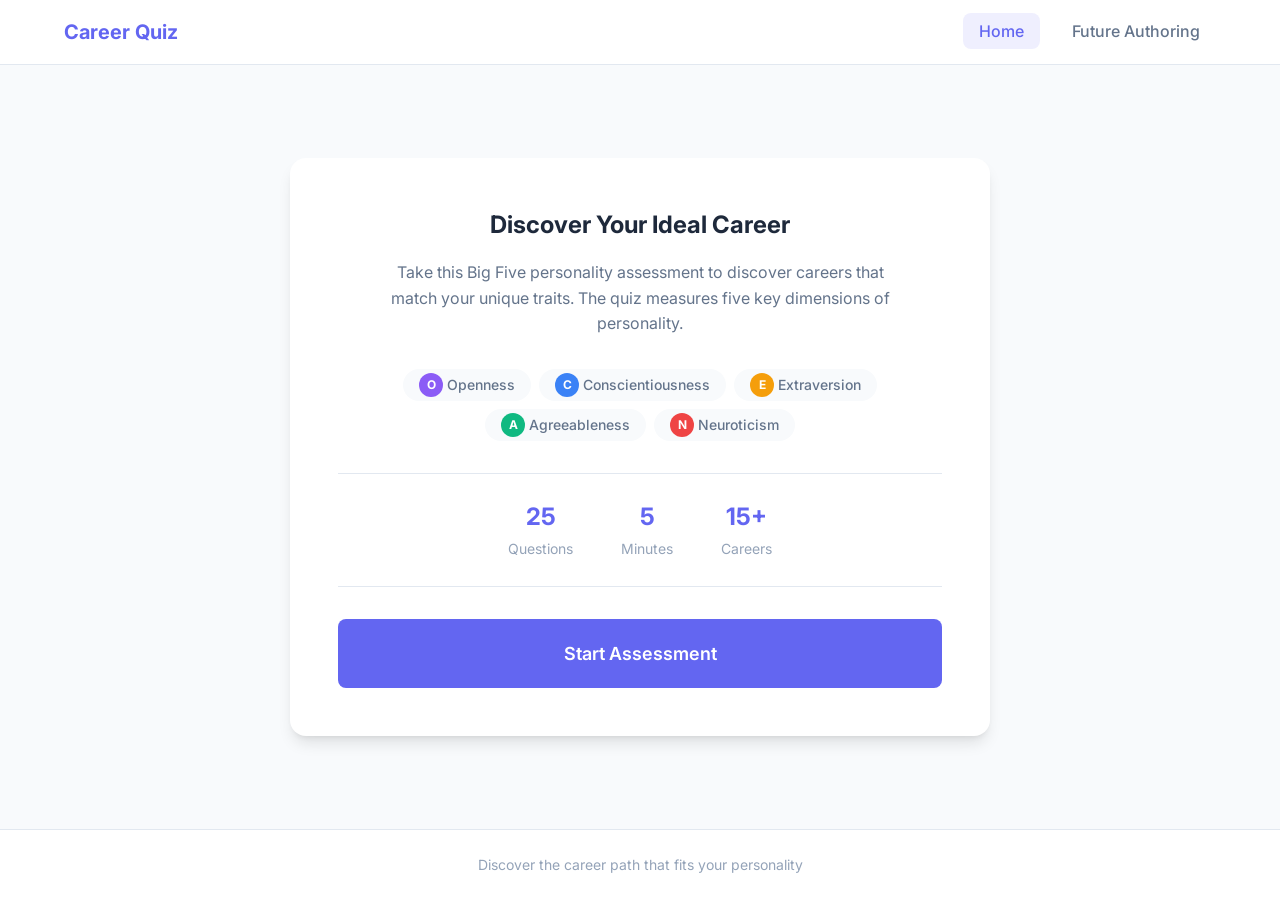
<file: index.html>
<!DOCTYPE html>
<html lang="en">
<head>
    <meta charset="UTF-8">
    <meta name="viewport" content="width=device-width, initial-scale=1.0">
    <title>Career Personality Quiz | Big Five Assessment</title>
    <link rel="stylesheet" href="styles.css">
    <link rel="preconnect" href="https://fonts.googleapis.com">
    <link rel="preconnect" href="https://fonts.gstatic.com" crossorigin>
    <link href="https://fonts.googleapis.com/css2?family=Inter:wght@400;500;600;700&display=swap" rel="stylesheet">
</head>
<body>
    <header class="header">
        <div class="header__container">
            <h1 class="header__title">Career Quiz</h1>
            <nav class="nav">
                <button class="nav__toggle" id="menuToggle" aria-label="Toggle menu">
                    <span class="nav__toggle-icon"></span>
                </button>
                <ul class="nav__menu" id="menu">
                    <li><a href="index.html" class="nav__link nav__link--active">Home</a></li>
                    <li><a href="future.html" class="nav__link">Future Authoring</a></li>
                </ul>
            </nav>
        </div>
    </header>

    <main class="main">
        <div class="quiz" id="quiz">
            <!-- Instruction Screen -->
            <section class="quiz__screen quiz__screen--active" id="instruction-screen">
                <div class="quiz__card">
                    <h2 class="quiz__title">Discover Your Ideal Career</h2>
                    <p class="quiz__description">
                        Take this Big Five personality assessment to discover careers that match your unique traits. 
                        The quiz measures five key dimensions of personality.
                    </p>
                    
                    <div class="traits-preview">
                        <div class="trait-badge">
                            <span class="trait-badge__icon">O</span>
                            <span class="trait-badge__label">Openness</span>
                        </div>
                        <div class="trait-badge">
                            <span class="trait-badge__icon">C</span>
                            <span class="trait-badge__label">Conscientiousness</span>
                        </div>
                        <div class="trait-badge">
                            <span class="trait-badge__icon">E</span>
                            <span class="trait-badge__label">Extraversion</span>
                        </div>
                        <div class="trait-badge">
                            <span class="trait-badge__icon">A</span>
                            <span class="trait-badge__label">Agreeableness</span>
                        </div>
                        <div class="trait-badge">
                            <span class="trait-badge__icon">N</span>
                            <span class="trait-badge__label">Neuroticism</span>
                        </div>
                    </div>

                    <div class="quiz__info">
                        <div class="quiz__info-item">
                            <span class="quiz__info-number">25</span>
                            <span class="quiz__info-label">Questions</span>
                        </div>
                        <div class="quiz__info-item">
                            <span class="quiz__info-number">5</span>
                            <span class="quiz__info-label">Minutes</span>
                        </div>
                        <div class="quiz__info-item">
                            <span class="quiz__info-number">15+</span>
                            <span class="quiz__info-label">Careers</span>
                        </div>
                    </div>

                    <button class="btn btn--primary btn--large" id="start-btn">
                        Start Assessment
                    </button>
                </div>
            </section>

            <!-- Quiz Screen -->
            <section class="quiz__screen" id="quiz-screen">
                <div class="quiz__card quiz__card--quiz">
                    <button class="btn btn--ghost btn--restart" id="restart-btn" aria-label="Restart quiz">
                        <svg width="20" height="20" viewBox="0 0 24 24" fill="none" stroke="currentColor" stroke-width="2">
                            <path d="M3 12a9 9 0 1 0 9-9 9.75 9.75 0 0 0-6.74 2.74L3 8"/>
                            <path d="M3 3v5h5"/>
                        </svg>
                        Restart
                    </button>

                    <div class="progress">
                        <div class="progress__bar">
                            <div class="progress__fill" id="progress-fill"></div>
                        </div>
                        <span class="progress__text" id="progress-text">0 / 25</span>
                    </div>

                    <div class="question" id="question-container">
                        <p class="question__trait" id="question-trait">Extraversion</p>
                        <h3 class="question__text" id="question-text">Loading question...</h3>
                    </div>

                    <div class="answers" id="answer-buttons">
                        <button class="answer-btn" data-value="1">
                            <span class="answer-btn__value">1</span>
                            <span class="answer-btn__label">Strongly Disagree</span>
                        </button>
                        <button class="answer-btn" data-value="2">
                            <span class="answer-btn__value">2</span>
                            <span class="answer-btn__label">Disagree</span>
                        </button>
                        <button class="answer-btn" data-value="3">
                            <span class="answer-btn__value">3</span>
                            <span class="answer-btn__label">Neutral</span>
                        </button>
                        <button class="answer-btn" data-value="4">
                            <span class="answer-btn__value">4</span>
                            <span class="answer-btn__label">Agree</span>
                        </button>
                        <button class="answer-btn" data-value="5">
                            <span class="answer-btn__value">5</span>
                            <span class="answer-btn__label">Strongly Agree</span>
                        </button>
                    </div>

                    <button class="btn btn--primary" id="next-btn" disabled>
                        Next Question
                    </button>
                </div>
            </section>

            <!-- Results Screen -->
            <section class="quiz__screen" id="result-screen">
                <div class="quiz__card quiz__card--results">
                    <h2 class="quiz__title">Your Personality Profile</h2>
                    
                    <div class="results-traits" id="traits-chart">
                        <!-- Trait bars will be inserted here -->
                    </div>

                    <h3 class="results__subtitle">Recommended Careers</h3>
                    <div class="results-careers" id="careers-list">
                        <!-- Career cards will be inserted here -->
                    </div>

                    <button class="btn btn--primary" id="restart-quiz-btn">
                        Take Quiz Again
                    </button>
                </div>
            </section>
        </div>
    </main>

    <footer class="footer">
        <p>Discover the career path that fits your personality</p>
    </footer>

    <script src="script.js"></script>
</body>
</html>
</file>
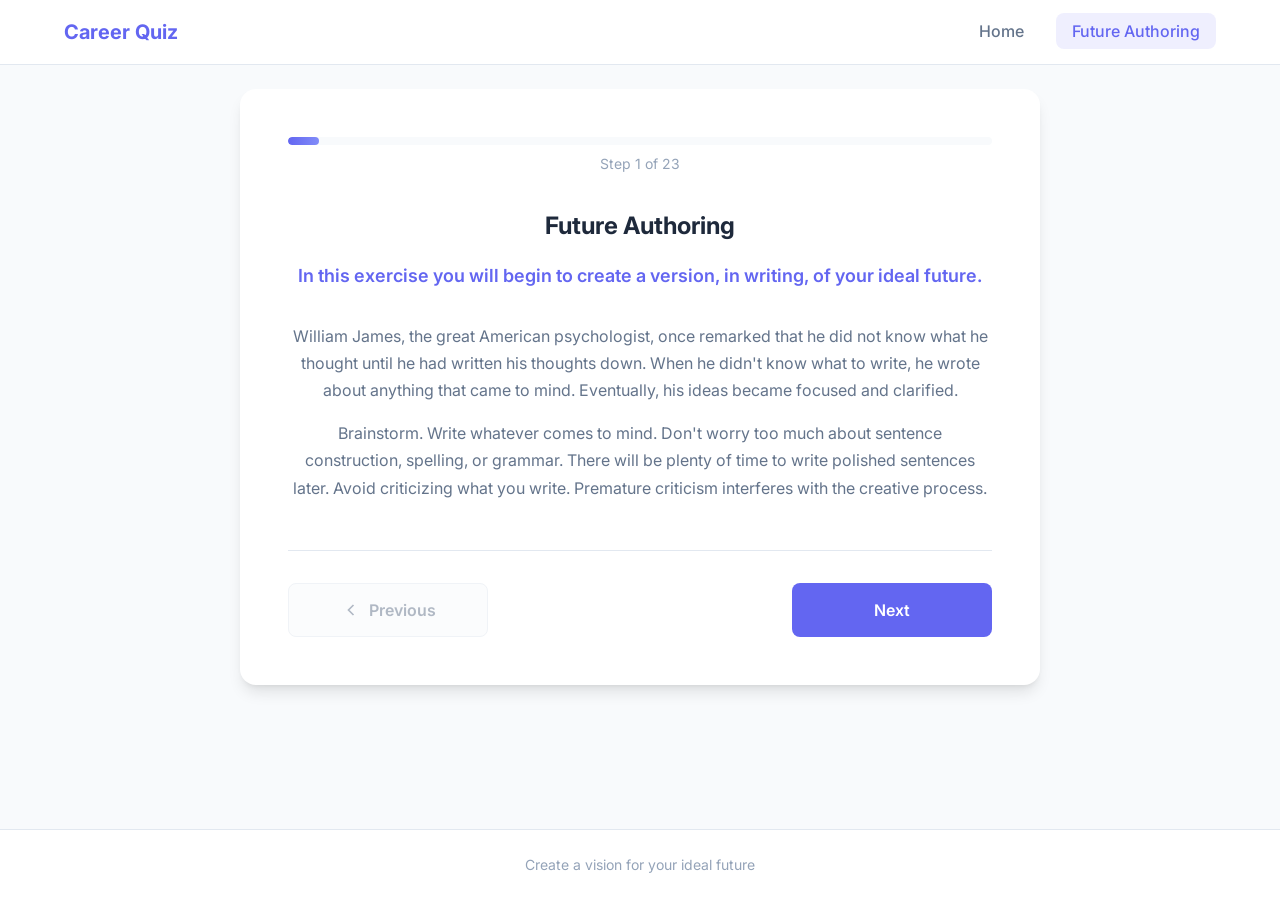
<file: future.html>
<!DOCTYPE html>
<html lang="en">
<head>
    <meta charset="UTF-8">
    <meta name="viewport" content="width=device-width, initial-scale=1.0">
    <title>Future Authoring | Career Quiz</title>
    <link rel="stylesheet" href="styles.css">
    <link rel="preconnect" href="https://fonts.googleapis.com">
    <link rel="preconnect" href="https://fonts.gstatic.com" crossorigin>
    <link href="https://fonts.googleapis.com/css2?family=Inter:wght@400;500;600;700&display=swap" rel="stylesheet">
</head>
<body>
    <header class="header">
        <div class="header__container">
            <h1 class="header__title">Career Quiz</h1>
            <nav class="nav">
                <button class="nav__toggle" id="menuToggle" aria-label="Toggle menu">
                    <span class="nav__toggle-icon"></span>
                </button>
                <ul class="nav__menu" id="menu">
                    <li><a href="index.html" class="nav__link">Home</a></li>
                    <li><a href="future.html" class="nav__link nav__link--active">Future Authoring</a></li>
                </ul>
            </nav>
        </div>
    </header>

    <main class="main main--future">
        <div class="future" id="future">
            <div class="future__card">
                <!-- Progress Bar -->
                <div class="progress">
                    <div class="progress__bar">
                        <div class="progress__fill" id="progress-fill"></div>
                    </div>
                    <span class="progress__text" id="progress-text">Step 1 of 22</span>
                </div>

                <!-- Dynamic Content Container -->
                <div id="content-container" class="future__content">
                    <!-- Content will be rendered here by JavaScript -->
                </div>

                <!-- Navigation Buttons -->
                <div class="future__nav">
                    <button class="btn btn--secondary" id="prev-btn" disabled>
                        <svg width="20" height="20" viewBox="0 0 24 24" fill="none" stroke="currentColor" stroke-width="2">
                            <polyline points="15 18 9 12 15 6"></polyline>
                        </svg>
                        Previous
                    </button>
                    <button class="btn btn--primary" id="next-btn">
                        Next
                        <svg width="20" height="20" viewBox="0 0 24 24" fill="none" stroke="currentColor" stroke-width="2">
                            <polyline points="9 18 15 12 9 6"></polyline>
                        </svg>
                    </button>
                </div>
            </div>
        </div>
    </main>

    <footer class="footer">
        <p>Create a vision for your ideal future</p>
    </footer>

    <script src="future-authoring.js"></script>
</body>
</html>
</file>
<file: styles.css>
/* ============================================
   CSS Variables & Reset
   ============================================ */
:root {
    /* Colors */
    --color-primary: #6366f1;
    --color-primary-dark: #4f46e5;
    --color-primary-light: #818cf8;
    --color-secondary: #10b981;
    --color-secondary-dark: #059669;
    
    /* Trait Colors */
    --color-openness: #8b5cf6;
    --color-conscientiousness: #3b82f6;
    --color-extraversion: #f59e0b;
    --color-agreeableness: #10b981;
    --color-neuroticism: #ef4444;
    
    /* Neutrals */
    --color-bg: #f8fafc;
    --color-surface: #ffffff;
    --color-border: #e2e8f0;
    --color-text: #1e293b;
    --color-text-secondary: #64748b;
    --color-text-muted: #94a3b8;
    
    /* Spacing */
    --space-xs: 0.25rem;
    --space-sm: 0.5rem;
    --space-md: 1rem;
    --space-lg: 1.5rem;
    --space-xl: 2rem;
    --space-2xl: 3rem;
    
    /* Border Radius */
    --radius-sm: 0.375rem;
    --radius-md: 0.5rem;
    --radius-lg: 0.75rem;
    --radius-xl: 1rem;
    --radius-full: 9999px;
    
    /* Shadows */
    --shadow-sm: 0 1px 2px 0 rgb(0 0 0 / 0.05);
    --shadow-md: 0 4px 6px -1px rgb(0 0 0 / 0.1), 0 2px 4px -2px rgb(0 0 0 / 0.1);
    --shadow-lg: 0 10px 15px -3px rgb(0 0 0 / 0.1), 0 4px 6px -4px rgb(0 0 0 / 0.1);
    --shadow-xl: 0 20px 25px -5px rgb(0 0 0 / 0.1), 0 8px 10px -6px rgb(0 0 0 / 0.1);
    
    /* Typography */
    --font-family: 'Inter', -apple-system, BlinkMacSystemFont, 'Segoe UI', Roboto, sans-serif;
    --font-size-xs: 0.75rem;
    --font-size-sm: 0.875rem;
    --font-size-base: 1rem;
    --font-size-lg: 1.125rem;
    --font-size-xl: 1.25rem;
    --font-size-2xl: 1.5rem;
    --font-size-3xl: 2rem;
    
    /* Transitions */
    --transition-fast: 150ms ease;
    --transition-base: 200ms ease;
    --transition-slow: 300ms ease;
}

/* Reset */
*, *::before, *::after {
    box-sizing: border-box;
    margin: 0;
    padding: 0;
}

html {
    font-size: 16px;
    -webkit-font-smoothing: antialiased;
    -moz-osx-font-smoothing: grayscale;
}

body {
    font-family: var(--font-family);
    background-color: var(--color-bg);
    color: var(--color-text);
    line-height: 1.6;
    min-height: 100vh;
    display: flex;
    flex-direction: column;
}

/* ============================================
   Header & Navigation
   ============================================ */
.header {
    background: var(--color-surface);
    border-bottom: 1px solid var(--color-border);
    position: sticky;
    top: 0;
    z-index: 100;
}

.header__container {
    max-width: 1200px;
    margin: 0 auto;
    padding: var(--space-md) var(--space-lg);
    display: flex;
    justify-content: space-between;
    align-items: center;
}

.header__title {
    font-size: var(--font-size-xl);
    font-weight: 700;
    color: var(--color-primary);
}

.nav {
    position: relative;
}

.nav__toggle {
    display: none;
    background: none;
    border: none;
    padding: var(--space-sm);
    cursor: pointer;
}

.nav__toggle-icon {
    display: block;
    width: 24px;
    height: 2px;
    background: var(--color-text);
    position: relative;
}

.nav__toggle-icon::before,
.nav__toggle-icon::after {
    content: '';
    position: absolute;
    width: 24px;
    height: 2px;
    background: var(--color-text);
    left: 0;
}

.nav__toggle-icon::before { top: -7px; }
.nav__toggle-icon::after { bottom: -7px; }

.nav__menu {
    display: flex;
    gap: var(--space-md);
    list-style: none;
}

.nav__link {
    color: var(--color-text-secondary);
    text-decoration: none;
    font-weight: 500;
    padding: var(--space-sm) var(--space-md);
    border-radius: var(--radius-md);
    transition: all var(--transition-fast);
}

.nav__link:hover {
    color: var(--color-primary);
    background: rgba(99, 102, 241, 0.1);
}

.nav__link--active {
    color: var(--color-primary);
    background: rgba(99, 102, 241, 0.1);
}

/* Mobile Navigation */
@media (max-width: 640px) {
    .nav__toggle {
        display: block;
    }
    
    .nav__menu {
        display: none;
        position: absolute;
        top: 100%;
        right: 0;
        background: var(--color-surface);
        border: 1px solid var(--color-border);
        border-radius: var(--radius-md);
        box-shadow: var(--shadow-lg);
        flex-direction: column;
        padding: var(--space-sm);
        min-width: 180px;
        margin-top: var(--space-sm);
    }
    
    .nav__menu.show {
        display: flex;
    }
}

/* ============================================
   Main Content
   ============================================ */
.main {
    flex: 1;
    display: flex;
    align-items: center;
    justify-content: center;
    padding: var(--space-xl) var(--space-lg);
}

/* ============================================
   Quiz Container
   ============================================ */
.quiz {
    width: 100%;
    max-width: 700px;
}

.quiz__screen {
    display: none;
}

.quiz__screen--active {
    display: block;
    animation: fadeIn var(--transition-slow);
}

@keyframes fadeIn {
    from { opacity: 0; transform: translateY(10px); }
    to { opacity: 1; transform: translateY(0); }
}

.quiz__card {
    background: var(--color-surface);
    border-radius: var(--radius-xl);
    box-shadow: var(--shadow-lg);
    padding: var(--space-2xl);
    position: relative;
}

.quiz__card--quiz {
    padding-top: var(--space-xl);
}

.quiz__card--results {
    max-width: 800px;
}

.quiz__title {
    font-size: var(--font-size-2xl);
    font-weight: 700;
    text-align: center;
    margin-bottom: var(--space-md);
    color: var(--color-text);
}

.quiz__description {
    text-align: center;
    color: var(--color-text-secondary);
    margin-bottom: var(--space-xl);
    max-width: 500px;
    margin-left: auto;
    margin-right: auto;
}

/* Traits Preview */
.traits-preview {
    display: flex;
    flex-wrap: wrap;
    justify-content: center;
    gap: var(--space-sm);
    margin-bottom: var(--space-xl);
}

.trait-badge {
    display: flex;
    align-items: center;
    gap: var(--space-xs);
    padding: var(--space-xs) var(--space-md);
    background: var(--color-bg);
    border-radius: var(--radius-full);
    font-size: var(--font-size-sm);
}

.trait-badge__icon {
    width: 24px;
    height: 24px;
    border-radius: 50%;
    display: flex;
    align-items: center;
    justify-content: center;
    font-weight: 700;
    font-size: var(--font-size-xs);
    color: white;
}

.trait-badge:nth-child(1) .trait-badge__icon { background: var(--color-openness); }
.trait-badge:nth-child(2) .trait-badge__icon { background: var(--color-conscientiousness); }
.trait-badge:nth-child(3) .trait-badge__icon { background: var(--color-extraversion); }
.trait-badge:nth-child(4) .trait-badge__icon { background: var(--color-agreeableness); }
.trait-badge:nth-child(5) .trait-badge__icon { background: var(--color-neuroticism); }

.trait-badge__label {
    color: var(--color-text-secondary);
    font-weight: 500;
}

/* Quiz Info */
.quiz__info {
    display: flex;
    justify-content: center;
    gap: var(--space-2xl);
    margin-bottom: var(--space-xl);
    padding: var(--space-lg) 0;
    border-top: 1px solid var(--color-border);
    border-bottom: 1px solid var(--color-border);
}

.quiz__info-item {
    text-align: center;
}

.quiz__info-number {
    display: block;
    font-size: var(--font-size-2xl);
    font-weight: 700;
    color: var(--color-primary);
}

.quiz__info-label {
    font-size: var(--font-size-sm);
    color: var(--color-text-muted);
}

/* ============================================
   Buttons
   ============================================ */
.btn {
    display: inline-flex;
    align-items: center;
    justify-content: center;
    gap: var(--space-sm);
    padding: var(--space-md) var(--space-xl);
    border: none;
    border-radius: var(--radius-md);
    font-family: var(--font-family);
    font-size: var(--font-size-base);
    font-weight: 600;
    cursor: pointer;
    transition: all var(--transition-fast);
}

.btn--primary {
    background: var(--color-primary);
    color: white;
    width: 100%;
}

.btn--primary:hover:not(:disabled) {
    background: var(--color-primary-dark);
    transform: translateY(-1px);
    box-shadow: var(--shadow-md);
}

.btn--primary:disabled {
    opacity: 0.5;
    cursor: not-allowed;
}

.btn--large {
    padding: var(--space-lg) var(--space-2xl);
    font-size: var(--font-size-lg);
}

.btn--ghost {
    background: transparent;
    color: var(--color-text-muted);
    padding: var(--space-sm) var(--space-md);
}

.btn--ghost:hover {
    color: var(--color-text);
    background: var(--color-bg);
}

.btn--restart {
    position: absolute;
    top: var(--space-md);
    right: var(--space-md);
}

/* ============================================
   Progress Bar
   ============================================ */
.progress {
    margin-bottom: var(--space-xl);
}

.progress__bar {
    height: 8px;
    background: var(--color-bg);
    border-radius: var(--radius-full);
    overflow: hidden;
    margin-bottom: var(--space-sm);
}

.progress__fill {
    height: 100%;
    background: linear-gradient(90deg, var(--color-primary), var(--color-primary-light));
    border-radius: var(--radius-full);
    transition: width var(--transition-slow);
    width: 0%;
}

.progress__text {
    font-size: var(--font-size-sm);
    color: var(--color-text-muted);
    text-align: center;
    display: block;
}

/* ============================================
   Question
   ============================================ */
.question {
    text-align: center;
    margin-bottom: var(--space-xl);
}

.question__trait {
    display: inline-block;
    padding: var(--space-xs) var(--space-md);
    background: var(--color-bg);
    border-radius: var(--radius-full);
    font-size: var(--font-size-xs);
    font-weight: 600;
    text-transform: uppercase;
    letter-spacing: 0.05em;
    color: var(--color-text-muted);
    margin-bottom: var(--space-md);
}

.question__text {
    font-size: var(--font-size-xl);
    font-weight: 600;
    color: var(--color-text);
    line-height: 1.4;
}

/* ============================================
   Answer Buttons
   ============================================ */
.answers {
    display: grid;
    grid-template-columns: repeat(5, 1fr);
    gap: var(--space-sm);
    margin-bottom: var(--space-xl);
}

.answer-btn {
    display: flex;
    flex-direction: column;
    align-items: center;
    gap: var(--space-xs);
    padding: var(--space-md) var(--space-sm);
    background: var(--color-bg);
    border: 2px solid transparent;
    border-radius: var(--radius-lg);
    cursor: pointer;
    transition: all var(--transition-fast);
}

.answer-btn:hover {
    border-color: var(--color-primary-light);
    transform: translateY(-2px);
}

.answer-btn--selected {
    background: rgba(99, 102, 241, 0.1);
    border-color: var(--color-primary);
}

.answer-btn__value {
    font-size: var(--font-size-xl);
    font-weight: 700;
    color: var(--color-primary);
}

.answer-btn__label {
    font-size: var(--font-size-xs);
    color: var(--color-text-muted);
    text-align: center;
    line-height: 1.2;
}

@media (max-width: 640px) {
    .answers {
        grid-template-columns: repeat(5, 1fr);
        gap: var(--space-xs);
    }
    
    .answer-btn {
        padding: var(--space-sm) var(--space-xs);
    }
    
    .answer-btn__label {
        display: none;
    }
    
    .answer-btn__value {
        font-size: var(--font-size-lg);
    }
}

/* ============================================
   Results
   ============================================ */
.results-traits {
    display: flex;
    flex-direction: column;
    gap: var(--space-md);
    margin-bottom: var(--space-2xl);
}

.trait-bar {
    display: flex;
    align-items: center;
    gap: var(--space-md);
}

.trait-bar__label {
    width: 140px;
    font-size: var(--font-size-sm);
    font-weight: 600;
    color: var(--color-text);
    flex-shrink: 0;
}

.trait-bar__track {
    flex: 1;
    height: 12px;
    background: var(--color-bg);
    border-radius: var(--radius-full);
    overflow: hidden;
}

.trait-bar__fill {
    height: 100%;
    border-radius: var(--radius-full);
    transition: width 0.8s ease;
}

.trait-bar--openness .trait-bar__fill { background: var(--color-openness); }
.trait-bar--conscientiousness .trait-bar__fill { background: var(--color-conscientiousness); }
.trait-bar--extraversion .trait-bar__fill { background: var(--color-extraversion); }
.trait-bar--agreeableness .trait-bar__fill { background: var(--color-agreeableness); }
.trait-bar--neuroticism .trait-bar__fill { background: var(--color-neuroticism); }

.trait-bar__value {
    width: 50px;
    font-size: var(--font-size-sm);
    font-weight: 600;
    color: var(--color-text-secondary);
    text-align: right;
}

.results__subtitle {
    font-size: var(--font-size-xl);
    font-weight: 700;
    text-align: center;
    margin-bottom: var(--space-lg);
    color: var(--color-text);
}

/* Career Cards */
.results-careers {
    display: grid;
    gap: var(--space-md);
    margin-bottom: var(--space-xl);
}

.career-card {
    display: flex;
    align-items: center;
    gap: var(--space-lg);
    padding: var(--space-lg);
    background: var(--color-bg);
    border-radius: var(--radius-lg);
    border: 1px solid var(--color-border);
}

.career-card__rank {
    width: 40px;
    height: 40px;
    background: var(--color-primary);
    color: white;
    border-radius: 50%;
    display: flex;
    align-items: center;
    justify-content: center;
    font-weight: 700;
    font-size: var(--font-size-lg);
    flex-shrink: 0;
}

.career-card__rank--1 { background: linear-gradient(135deg, #fbbf24, #f59e0b); }
.career-card__rank--2 { background: linear-gradient(135deg, #9ca3af, #6b7280); }
.career-card__rank--3 { background: linear-gradient(135deg, #d97706, #b45309); }

.career-card__content {
    flex: 1;
}

.career-card__name {
    font-size: var(--font-size-lg);
    font-weight: 600;
    color: var(--color-text);
    margin-bottom: var(--space-xs);
}

.career-card__match {
    font-size: var(--font-size-sm);
    color: var(--color-text-muted);
}

.career-card__match-value {
    color: var(--color-secondary);
    font-weight: 600;
}

.career-card__traits {
    display: flex;
    flex-wrap: wrap;
    gap: var(--space-xs);
}

.career-card__trait {
    font-size: var(--font-size-xs);
    padding: 2px 8px;
    background: var(--color-surface);
    border-radius: var(--radius-full);
    color: var(--color-text-muted);
}

/* ============================================
   Footer
   ============================================ */
.footer {
    background: var(--color-surface);
    border-top: 1px solid var(--color-border);
    padding: var(--space-lg);
    text-align: center;
    color: var(--color-text-muted);
    font-size: var(--font-size-sm);
}

/* ============================================
   Responsive
   ============================================ */
@media (max-width: 640px) {
    .quiz__card {
        padding: var(--space-lg);
    }
    
    .quiz__title {
        font-size: var(--font-size-xl);
    }
    
    .quiz__info {
        gap: var(--space-lg);
    }
    
    .traits-preview {
        gap: var(--space-xs);
    }
    
    .trait-badge {
        padding: var(--space-xs) var(--space-sm);
    }
    
    .trait-badge__label {
        display: none;
    }
    
    .trait-bar__label {
        width: 100px;
        font-size: var(--font-size-xs);
    }
    
    .career-card {
        flex-direction: column;
        text-align: center;
    }
    
    .career-card__traits {
        justify-content: center;
    }
    
    .btn--restart {
        padding: var(--space-xs) var(--space-sm);
        font-size: var(--font-size-sm);
    }
    
    .btn--restart svg {
        width: 16px;
        height: 16px;
    }
}

/* ============================================
   Future Authoring Styles
   ============================================ */
.main--future {
    align-items: flex-start;
    padding-top: var(--space-lg);
}

.future {
    width: 100%;
    max-width: 800px;
    margin: 0 auto;
}

.future__card {
    background: var(--color-surface);
    border-radius: var(--radius-xl);
    box-shadow: var(--shadow-lg);
    padding: var(--space-2xl);
    min-height: 500px;
    display: flex;
    flex-direction: column;
}

.future__content {
    flex: 1;
    animation: fadeIn var(--transition-slow);
}

/* Future Authoring - Intro */
.future__intro {
    text-align: center;
}

.future__title {
    font-size: var(--font-size-2xl);
    font-weight: 700;
    color: var(--color-text);
    margin-bottom: var(--space-md);
}

.future__subtitle {
    font-size: var(--font-size-lg);
    color: var(--color-primary);
    font-weight: 600;
    margin-bottom: var(--space-xl);
}

.future__content p {
    color: var(--color-text-secondary);
    margin-bottom: var(--space-md);
    line-height: 1.7;
}

/* Future Authoring - Section Headers */
.future__header-section {
    text-align: center;
    padding: var(--space-2xl) 0;
}

.future__section-title {
    font-size: var(--font-size-2xl);
    font-weight: 700;
    color: var(--color-primary);
    margin-bottom: var(--space-md);
}

.future__section-subtitle {
    font-size: var(--font-size-base);
    color: var(--color-text-secondary);
}

/* Future Authoring - Info Sections */
.future__info {
    padding: var(--space-lg) 0;
}

.future__info p {
    color: var(--color-text-secondary);
    margin-bottom: var(--space-md);
    line-height: 1.7;
}

/* Future Authoring - Questions */
.future__question {
    padding: var(--space-md) 0;
}

.future__question-header {
    margin-bottom: var(--space-lg);
}

.future__question-section {
    display: inline-block;
    padding: var(--space-xs) var(--space-md);
    background: linear-gradient(135deg, var(--color-primary), var(--color-primary-light));
    color: white;
    border-radius: var(--radius-full);
    font-size: var(--font-size-sm);
    font-weight: 600;
    margin-bottom: var(--space-sm);
}

.future__question-title {
    font-size: var(--font-size-xl);
    font-weight: 700;
    color: var(--color-text);
}

.future__question-content {
    background: var(--color-bg);
    border-radius: var(--radius-lg);
    padding: var(--space-lg);
    margin-bottom: var(--space-lg);
}

.future__question-content p {
    color: var(--color-text-secondary);
    margin-bottom: var(--space-sm);
    line-height: 1.7;
}

.future__question-content p:last-child {
    margin-bottom: 0;
}

.future__question-text {
    font-size: var(--font-size-lg);
    font-weight: 600;
    color: var(--color-text);
    margin-bottom: var(--space-md);
}

.future__sub-questions {
    list-style: none;
    margin-bottom: var(--space-md);
    padding-left: var(--space-md);
}

.future__sub-questions li {
    color: var(--color-text-secondary);
    padding: var(--space-xs) 0;
    position: relative;
    padding-left: var(--space-lg);
}

.future__sub-questions li::before {
    content: '';
    position: absolute;
    left: 0;
    top: 50%;
    transform: translateY(-50%);
    width: 6px;
    height: 6px;
    background: var(--color-primary);
    border-radius: 50%;
}

.future__hint {
    font-size: var(--font-size-sm);
    color: var(--color-text-muted);
    font-style: italic;
    margin-bottom: var(--space-lg);
}

/* Future Authoring - Input Fields */
.future__input,
.future__textarea {
    width: 100%;
    padding: var(--space-md);
    border: 2px solid var(--color-border);
    border-radius: var(--radius-lg);
    font-family: var(--font-family);
    font-size: var(--font-size-base);
    color: var(--color-text);
    background: var(--color-surface);
    resize: vertical;
    transition: all var(--transition-fast);
    line-height: 1.6;
}

.future__input:focus,
.future__textarea:focus {
    outline: none;
    border-color: var(--color-primary);
    box-shadow: 0 0 0 3px rgba(99, 102, 241, 0.1);
}

.future__input::placeholder,
.future__textarea::placeholder {
    color: var(--color-text-muted);
}

.future__textarea {
    min-height: 200px;
}

/* Future Authoring - Goals */
.future__goal {
    padding: var(--space-lg) 0;
}

.future__goal-header {
    display: flex;
    align-items: center;
    gap: var(--space-md);
    margin-bottom: var(--space-lg);
}

.future__goal-number {
    width: 48px;
    height: 48px;
    background: linear-gradient(135deg, var(--color-primary), var(--color-primary-light));
    color: white;
    border-radius: 50%;
    display: flex;
    align-items: center;
    justify-content: center;
    font-size: var(--font-size-xl);
    font-weight: 700;
    flex-shrink: 0;
}

.future__goal-title {
    font-size: var(--font-size-xl);
    font-weight: 700;
    color: var(--color-text);
}

.future__goal-input {
    width: 100%;
    padding: var(--space-lg);
    border: 2px solid var(--color-border);
    border-radius: var(--radius-lg);
    font-family: var(--font-family);
    font-size: var(--font-size-lg);
    color: var(--color-text);
    background: var(--color-surface);
    transition: all var(--transition-fast);
}

.future__goal-input:focus {
    outline: none;
    border-color: var(--color-primary);
    box-shadow: 0 0 0 3px rgba(99, 102, 241, 0.1);
}

.future__goal-input::placeholder {
    color: var(--color-text-muted);
}

/* Future Authoring - Navigation */
.future__nav {
    display: flex;
    justify-content: space-between;
    gap: var(--space-md);
    margin-top: var(--space-xl);
    padding-top: var(--space-xl);
    border-top: 1px solid var(--color-border);
}

.future__nav .btn {
    flex: 1;
    max-width: 200px;
}

.future__nav .btn--secondary {
    background: var(--color-bg);
    color: var(--color-text-secondary);
    border: 1px solid var(--color-border);
}

.future__nav .btn--secondary:hover:not(:disabled) {
    background: var(--color-border);
    color: var(--color-text);
}

.future__nav .btn--secondary:disabled {
    opacity: 0.5;
    cursor: not-allowed;
}

.future__nav .btn svg {
    flex-shrink: 0;
}

/* Future Authoring - Completion */
.future__completion {
    text-align: center;
    padding: var(--space-2xl) 0;
}

.future__completion-icon {
    width: 80px;
    height: 80px;
    background: linear-gradient(135deg, var(--color-secondary), var(--color-secondary-dark));
    color: white;
    border-radius: 50%;
    display: flex;
    align-items: center;
    justify-content: center;
    margin: 0 auto var(--space-xl);
}

.future__completion-text {
    color: var(--color-text-secondary);
    margin-bottom: var(--space-md);
    max-width: 500px;
    margin-left: auto;
    margin-right: auto;
}

.future__completion-actions {
    display: flex;
    flex-direction: column;
    gap: var(--space-md);
    margin-top: var(--space-xl);
    max-width: 350px;
    margin-left: auto;
    margin-right: auto;
}

.future__completion-actions .btn {
    display: flex;
    align-items: center;
    justify-content: center;
    gap: var(--space-sm);
}

.future__completion-actions .btn--secondary {
    background: transparent;
    color: var(--color-text-muted);
    border: 1px solid var(--color-border);
}

.future__completion-actions .btn--secondary:hover {
    background: var(--color-bg);
    color: var(--color-text);
}

/* Future Authoring - Responsive */
@media (max-width: 640px) {
    .main--future {
        padding: var(--space-md);
    }
    
    .future__card {
        padding: var(--space-lg);
        min-height: auto;
    }
    
    .future__title {
        font-size: var(--font-size-xl);
    }
    
    .future__question-title {
        font-size: var(--font-size-lg);
    }
    
    .future__nav {
        flex-direction: column-reverse;
    }
    
    .future__nav .btn {
        max-width: none;
    }
    
    .future__goal-header {
        flex-direction: column;
        text-align: center;
    }
}

/* Utility Classes */
.hide {
    display: none !important;
}
</file>
